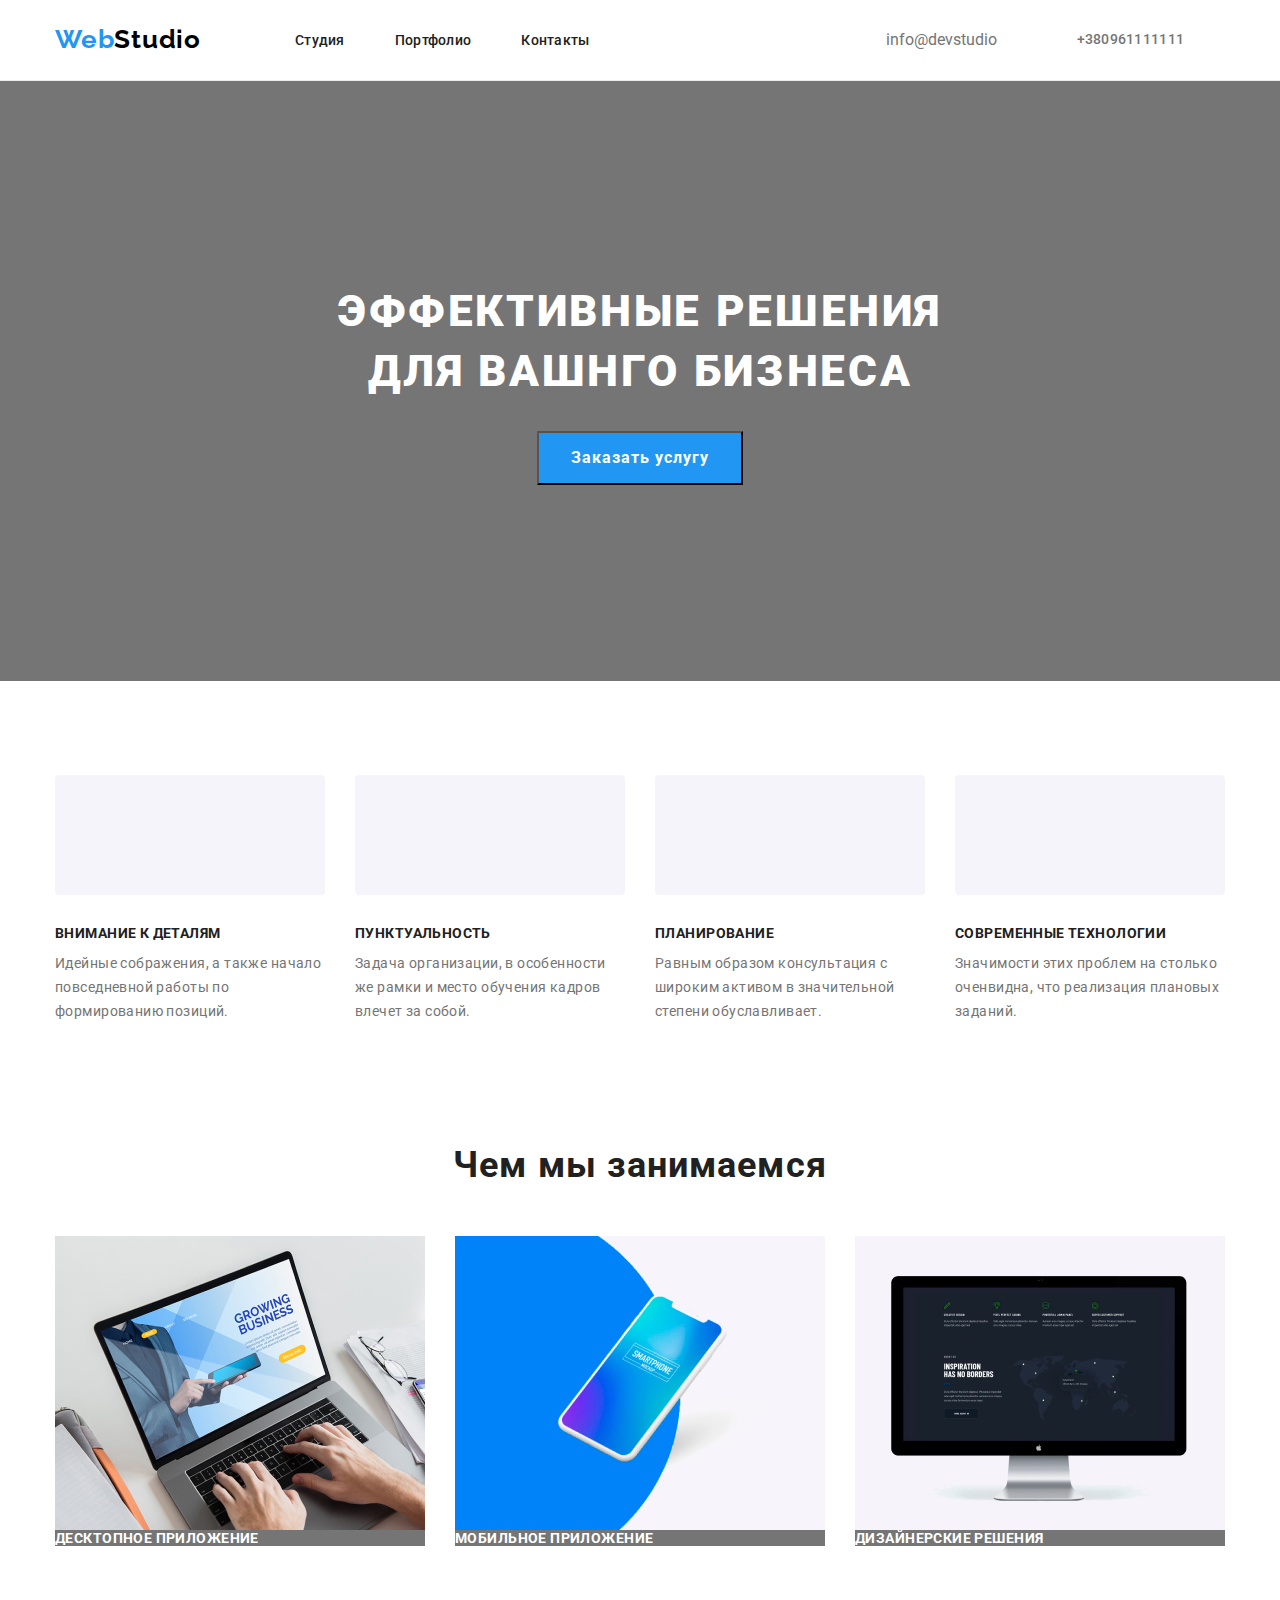
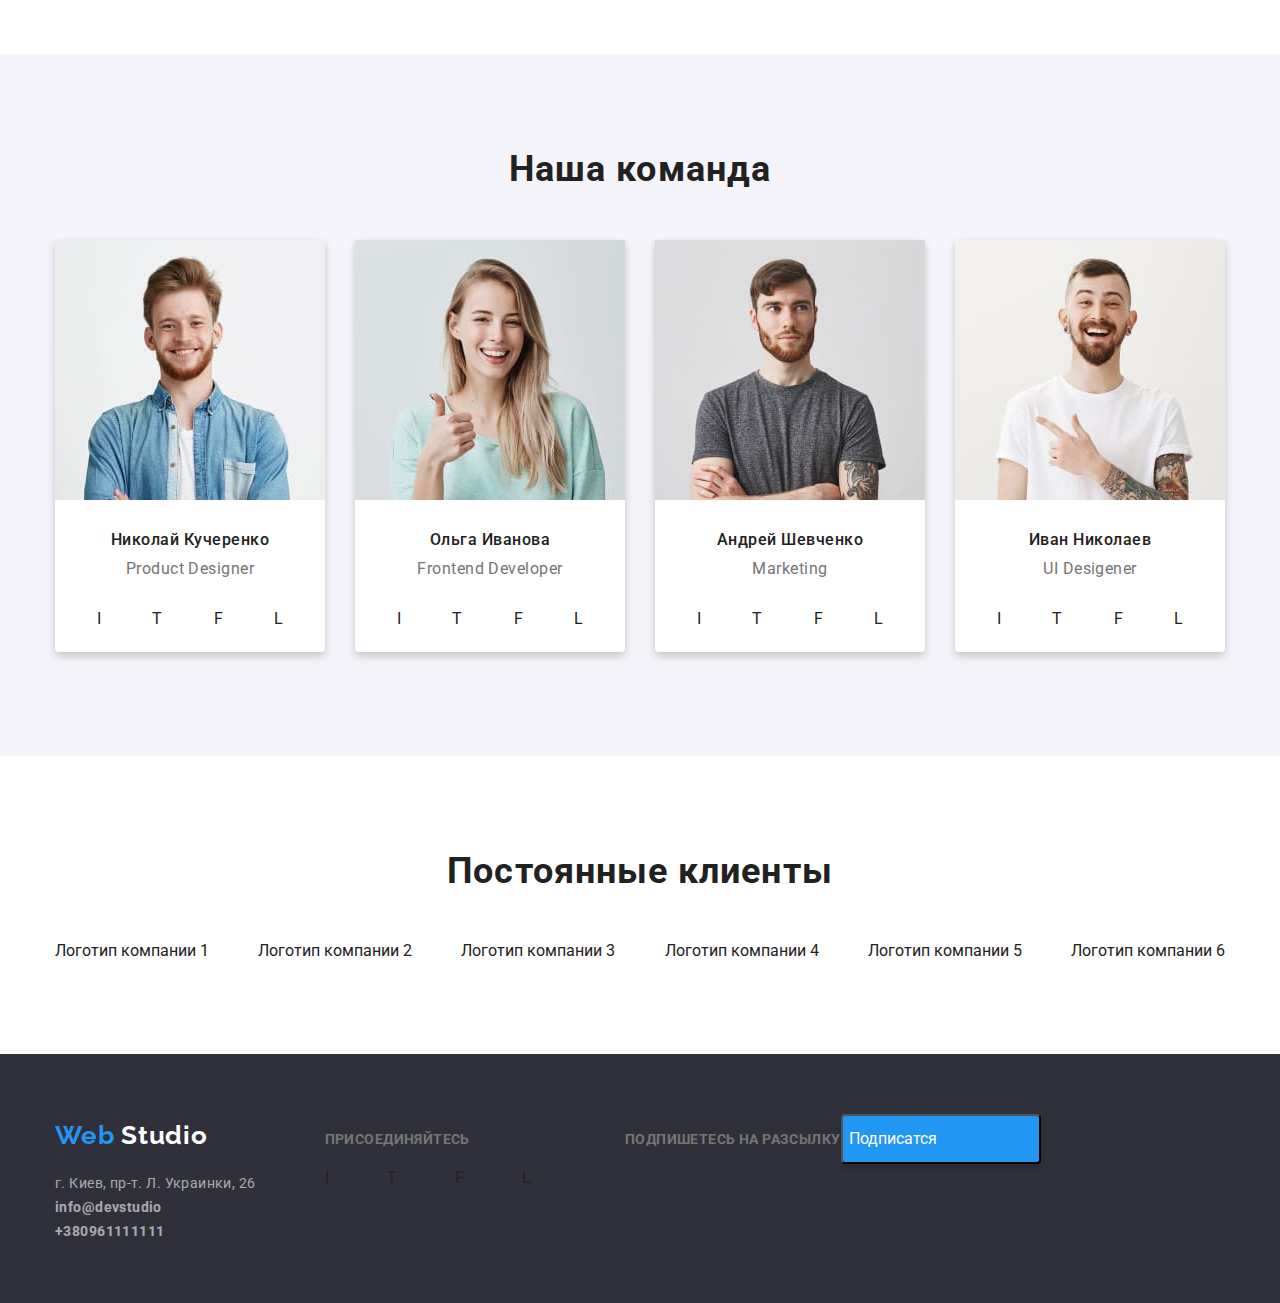
<file: index.html>
<!DOCTYPE html>
<html lang="ru">
  <head>
    <meta charset="UTF-8" />
    <meta name="viewport" content="width=device-width, initial-scale=1.0" />
    <title>Веб студия</title>
    <link
      href="https://fonts.googleapis.com/css2?family=Raleway:wght@700&family=Roboto:wght@400;500;700;900&display=swap"
      rel="stylesheet"
    />
    <link rel="stylesheet" href="./css/normalize.css" />
    <link rel="stylesheet" href="./css/styles.css" />
  </head>

  <body>
    <header class="header">
      <div class="wrap">
        <div class="container">
          <nav class="navigation">
            <a class="logo link" href=""
              ><span class="logo-color">Web</span> Studio</a
            >
            <ul class="navigation-list list">
              <li class="navigation-list-item">
                <a class="navigation-list-link link" href="po">Студия</a>
              </li>
              <li class="navigation-list-item">
                <a class="navigation-list-link link" href="portfolio.html"
                  >Портфолио</a
                >
              </li>
              <li class="navigation-list-item">
                <a class="navigation-list-link link" href="">Контакты</a>
              </li>
            </ul>

            <address class="header-address">
              <ul class="address-list list">
                <li>
                  <a class="header-address-mail link" href="">info@devstudio</a>
                </li>
                <li>
                  <a class="header-address-tel link" href="tel:"
                    >+380961111111</a
                  >
                </li>
              </ul>
            </address>
          </nav>
        </div>
      </div>
    </header>

    <main>
      <!-- HERO секция-->
      <section class="hero">
        <div class="container-hero-title">
          <h1 class="hero-title">
            Эффективные решения <br />для вашнго бизнеса
          </h1>
          <button class="modal-button">Заказать услугу</button>
        </div>
      </section>

      <!--о нас-->
      <section class="container">
        <div class="wrap">
          <ul class="list-about-us list">
            <li class="about-us">
              <div class="container-about-us">
                <img src="./img/Rectangle 3.jpg" width="270" alt="1" />
              </div>
              <h3 class="subject">Внимание к деталям</h3>
              <p class="desc">
                Идейные сображения, а также начало повседневной работы по
                формированию позиций.
              </p>
            </li>
            <li class="about-us">
              <div class="container-about-us">
                <img src="./img/Rectangle 3.jpg" width="270" alt="1" />
              </div>
              <h3 class="subject">Пунктуальность</h3>
              <p class="desc">
                Задача организации, в особенности же рамки и место обучения
                кадров влечет за собой.
              </p>
            </li>
            <li class="about-us">
              <div class="container-about-us">
                <img src="./img/Rectangle 3.jpg" width="270" alt="1" />
              </div>
              <h3 class="subject">Планирование</h3>
              <p class="desc">
                Равным образом консультация с широким активом в значительной
                степени обуславливает.
              </p>
            </li>
            <li class="about-us">
              <div class="container-about-us">
                <img src="./img/Rectangle 3.jpg" width="270" alt="1" />
              </div>
              <h3 class="subject">Современные технологии</h3>
              <p class="desc">
                Значимости этих проблем на столько оченвидна, что реализация
                плановых заданий.
              </p>
            </li>
          </ul>
        </div>
      </section>

      <!--Чем мы занимаемся-->

      <section class="ouer-work">
        <div class="wrap">
          <h2 class="title">Чем мы занимаемся</h2>
          <ul class="list-ouer-work list">
            <li>
              <img src="./img/img1.jpg" width="370" alt="Ноутбук" />
              <h3 class="subtitle">Десктопное приложение</h3>
            </li>
            <li>
              <img src="./img/img2.jpg" width="370" alt="Мобильный телефон" />
              <h3 class="subtitle">Мобильное приложение</h3>
            </li>
            <li>
              <img src="./img/img3.jpg" width="370" alt="Монитор" />
              <h3 class="subtitle">Дизайнерские решения</h3>
            </li>
          </ul>
        </div>
      </section>

      <!--Наша команда-->
      <section class="tiam">
        <div class="wrap">
          <h2 class="title">Наша команда</h2>

          <ul class="list-tiam list">
            <li class="team-list-item list">
              <img
                src="./img/nk.jpg"
                width="270"
                height="260"
                alt="Фото Николай Кучеренко"
              />
              <h3 class="title-name">Николай Кучеренко</h3>
              <p class="title-name-pozition">Product Designer</p>
              <ul class="list-social-link list">
                <li class="social-list-item">
                  <a
                    class="social-link-item-link link"
                    href=""
                    aria-label="instagram icon"
                    >I</a
                  >
                </li>
                <li class="social-list-item">
                  <a
                    class="social-link-item-link link"
                    href=""
                    aria-label="twitter icon"
                    >T</a
                  >
                </li>
                <li class="social-list-item">
                  <a
                    class="social-link-item-link link"
                    href=""
                    aria-label="faecbook icon"
                    >F</a
                  >
                </li>
                <li class="social-list-item">
                  <a
                    class="social-link-item-link link"
                    href=""
                    aria-label="linkedin icon"
                    >L</a
                  >
                </li>
              </ul>
            </li>
            <li class="team-list-item list">
              <img
                src="./img/oi.jpg"
                width="270"
                height="260"
                alt="Фото Ольга Иванова"
              />
              <h3 class="title-name">Ольга Иванова</h3>
              <p class="title-name-pozition">Frontend Developer</p>
              <ul class="list-social-link list">
                <li class="social-list-item">
                  <a
                    class="social-link-item-link link"
                    href=""
                    aria-label="instagram icon"
                    >I</a
                  >
                </li>
                <li class="social-list-item">
                  <a
                    class="social-link-item-link link"
                    href=""
                    aria-label="twitter icon"
                    >T</a
                  >
                </li>
                <li class="social-list-item">
                  <a
                    class="social-link-item-link link"
                    href=""
                    aria-label="faecbook icon"
                    >F</a
                  >
                </li>
                <li class="social-list-item">
                  <a
                    class="social-link-item-link link"
                    href=""
                    aria-label="linkedin icon"
                    >L</a
                  >
                </li>
              </ul>
            </li>
            <li class="team-list-item list">
              <img
                src="./img/ash.jpg"
                width="270"
                height="260"
                alt="Фото Андрей Шевченко"
              />
              <h3 class="title-name">Андрей Шевченко</h3>
              <p class="title-name-pozition">Marketing</p>
              <ul class="list-social-link list">
                <li class="social-list-item">
                  <a
                    class="social-link-item-link link"
                    href=""
                    aria-label="Instagram icon"
                    >I</a
                  >
                </li>
                <li class="social-list-item">
                  <a
                    class="social-link-item-link link"
                    href=""
                    aria-label="twitter icon"
                    >T</a
                  >
                </li>
                <li class="social-list-item">
                  <a
                    class="social-link-item-link link"
                    href=""
                    aria-label="faecbook icon"
                    >F</a
                  >
                </li>
                <li class="social-list-item">
                  <a
                    class="social-link-item-link link"
                    href=""
                    aria-label="linkedin icon"
                    >L</a
                  >
                </li>
              </ul>
            </li>
            <li class="team-list-item list">
              <img
                src="./img/in.jpg"
                width="270"
                height="260"
                alt="Фото Иван Николаев"
              />
              <h3 class="title-name">Иван Николаев</h3>
              <p class="title-name-pozition">UI Desigener</p>
              <ul class="list-social-link list">
                <li class="social-list-item">
                  <a
                    class="social-link-item-link link"
                    href=""
                    aria-label="instagram icon"
                    >I</a
                  >
                </li>
                <li class="social-list-item">
                  <a
                    class="social-link-item-link link"
                    href=""
                    aria-label="twitter icon"
                    >T</a
                  >
                </li>
                <li class="social-list-item">
                  <a
                    class="social-link-item-link link"
                    href=""
                    aria-label="faecbook icon"
                    >F</a
                  >
                </li>
                <li class="social-list-item">
                  <a
                    class="social-link-item-link link"
                    href=""
                    aria-label="linkedin icon"
                    >L</a
                  >
                </li>
              </ul>
            </li>
          </ul>
        </div>
      </section>

      <!--Постоянные клиенты-->
      <section class="client">
        <div class="wrap">
          <h2 class="title">Постоянные клиенты</h2>
          <ul class="logo-icon-list list">
            <li>
              <a
                class="logo-icon link"
                href="./img/logo1.svg"
                aria-label="Логотип компинии 1"
                >Логотип компании 1</a
              >
            </li>
            <li>
              <a
                class="logo-icon link"
                href="./img/logo2.svg"
                aria-label="Логотип компинии 2"
                >Логотип компании 2</a
              >
            </li>
            <li>
              <a
                class="logo-icon link"
                href="./img/logo3.svg"
                aria-label="Логотип компинии 3"
                >Логотип компании 3</a
              >
            </li>
            <li>
              <a
                class="logo-icon link"
                href="./img/logo4.svg"
                aria-label="Логотип компинии 4"
                >Логотип компании 4</a
              >
            </li>
            <li>
              <a
                class="logo-icon link"
                href="./img/logo5.svg"
                aria-label="Логотип компинии 5"
                >Логотип компании 5</a
              >
            </li>
            <li>
              <a
                class="logo-icon link"
                href="./img/logo6.svg"
                aria-label="Логотип компинии 6"
                >Логотип компании 6</a
              >
            </li>
          </ul>
        </div>
      </section>
    </main>

    <footer>
      <div class="wrap">
        <div class="container-footer">
          <div class="logo-address">
            <a class="logo-footer link" href="" lang="en">
              <span class="logo-footer-color">Web</span> Studio</a
            >
            <address class="contacts-address-list">
              <p class="contacts-address">г. Киев, пр-т. Л. Украинки, 26</p>
              <ul class="list">
                <li>
                  <a class="footer-address-mail link" href="">info@devstudio</a>
                </li>
                <li>
                  <a class="footer-address-tel link" href="tel:"
                    >+380961111111</a
                  >
                </li>
              </ul>
            </address>
          </div>

          <div class="con">
            <b class="attach">Присоединяйтесь</b>
            <div class="attach-list">
              <ul class="attach-list-social-link list">
                <li>
                  <a
                    class="social-link-item-link link"
                    href=""
                    aria-label="instagram icon"
                  >
                    I
                  </a>
                </li>
                <li>
                  <a
                    class="social-link-item-link link"
                    href=""
                    aria-label="twitter icon"
                    >T</a
                  >
                </li>
                <li>
                  <a
                    class="social-link-item-link link"
                    href=""
                    aria-label="faecbook icon"
                    >F
                  </a>
                </li>
                <li>
                  <a
                    class="social-link-item-link link"
                    href=""
                    aria-label="linkedin icon"
                    >L</a
                  >
                </li>
              </ul>
            </div>
          </div>

          <div class="subscribe-modal-button-footer">
            <b class="subscribe">Подпишетесь на разсылку</b>
            <button class="modal-button-footer">Подписатся</button>
          </div>
        </div>
      </div>
    </footer>
  </body>
</html>
</file>
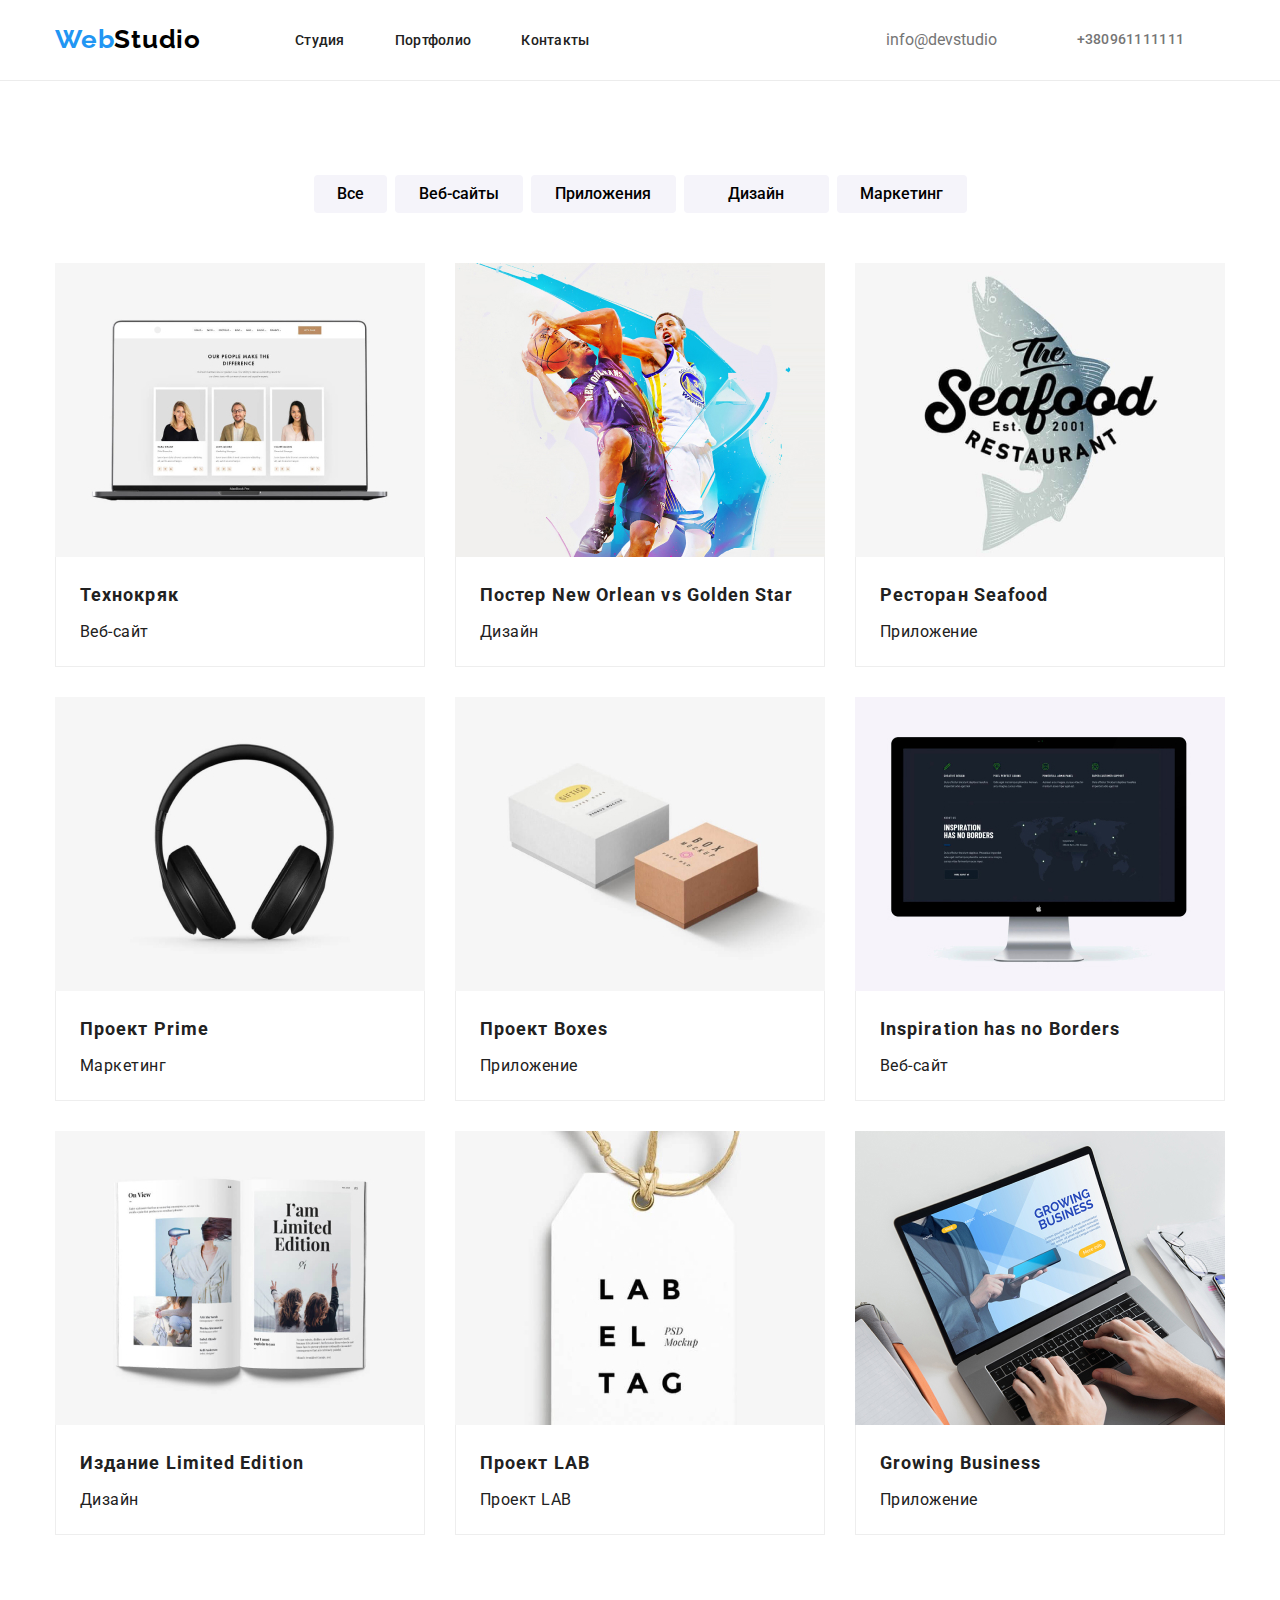
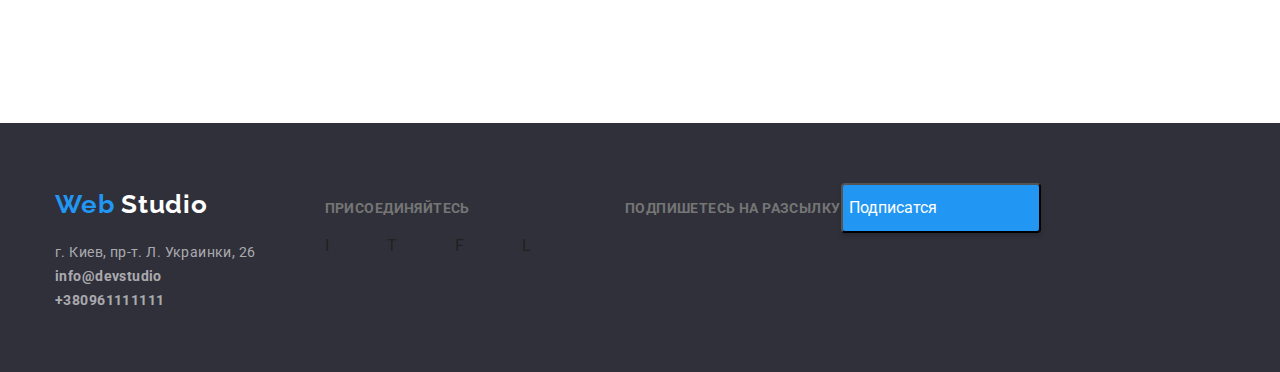
<file: portfolio.html>
<!DOCTYPE html>
<html lang="ru">
  <head>
    <meta charset="UTF-8" />
    <meta name="viewport" content="width=device-width, initial-scale=1.0" />
    <title>Веб студия</title>
    <link
      href="https://fonts.googleapis.com/css2?family=Raleway:wght@700&family=Roboto:wght@400;500;700;900&display=swap"
      rel="stylesheet"
    />
    <link rel="stylesheet" href="./css/normalize.css" />
    <link rel="stylesheet" href="./css/styles.css" />
  </head>

  <body>
    <header class="header-portfolio">
      <div class="wrap">
        <div class="container">
          <nav class="navigation">
            <a class="logo link" href=""
              ><span class="logo-color">Web</span> Studio</a
            >
            <ul class="navigation-list list">
              <li class="navigation-list-item">
                <a class="navigation-list-link link" href="po">Студия</a>
              </li>
              <li class="navigation-list-item">
                <a class="navigation-list-link link" href="portfolio.html"
                  >Портфолио</a
                >
              </li>
              <li class="navigation-list-item">
                <a class="navigation-list-link link" href="">Контакты</a>
              </li>
            </ul>

            <address class="header-address">
              <ul class="address-list list">
                <li>
                  <a class="header-address-mail link" href="">info@devstudio</a>
                </li>
                <li>
                  <a class="header-address-tel link" href="tel:"
                    >+380961111111</a
                  >
                </li>
              </ul>
            </address>
          </nav>
        </div>
      </div>
    </header>

    <main>
      <h1 hidden>Галерея работ</h1>

      <!--Портфолио-->
      <section>
        <div class="wrap">
          <ul class="button-list list">
            <li class="container-button-list">
              <button type="button" class="button-all">Все</button>
            </li>
            <li class="container-button-list">
              <button type="button" class="button-websait">Веб-сайты</button>
            </li>
            <li class="container-button-list">
              <button type="button" class="button-application">
                Приложения
              </button>
            </li>
            <li class="container-button-list">
              <button type="button" class="button-design">Дизайн</button>
            </li>
            <li class="container-button-list">
              <button type="button" class="button-marketing">
                Маркетинг
              </button>
            </li>
          </ul>
          <div class="project">
            <ul class="gallery-projekt-list list">
              <li class="flex-element">
                <a class="projct link" href="" aria-label="Проэкт 1">
                  <img src="./img/project1.jpg" width="370" alt="Проэкт 1" />
                  <div class="list-project">
                    <h2 class="title-project">Технокряк</h2>
                    <p class="subject-project">Веб-сайт</p>
                    <p class="desc-project" hidden>
                      Технокряк это современная площадка распространения
                      коронавируса. Компании используют эту платформу для
                      цифрового шпионажа и атак на защищённые сервера
                      конкурентов
                    </p>
                  </div>
                </a>
              </li>
              <li class="flex-element">
                <a class="projct link" href="" aria-label="Проэкт 2">
                  <img
                    src="./img/project2.jpg"
                    width="370"
                    height="294"
                    alt=""
                  />
                  <div class="list-project">
                    <h2 class="title-project">
                      Постер New Orlean vs Golden Star
                    </h2>
                    <p class="subject-project">Дизайн</p>
                  </div>
                </a>
              </li>
              <li class="flex-element">
                <a class="projct link" href="" aria-label="Проэкт 3">
                  <img
                    src="./img/project3.jpg"
                    width="370"
                    height="294"
                    alt=""
                  />
                  <div class="list-project">
                    <h2 class="title-project">Ресторан Seafood</h2>
                    <p class="subject-project">Приложение</p>
                  </div>
                </a>
              </li>
              <li class="flex-element">
                <a class="projct link" href="" aria-label="Проэкт 4">
                  <img
                    src="./img/project4.jpg"
                    width="370"
                    height="294"
                    alt=""
                  />
                  <div class="list-project">
                    <h2 class="title-project">Проект Prime</h2>
                    <p class="subject-project">Маркетинг</p>
                  </div>
                </a>
              </li>
              <li class="flex-element">
                <a class="projct link" href="" aria-label="Проэкт 5">
                  <img
                    src="./img/project5.jpg"
                    width="370"
                    height="294"
                    alt=""
                  />
                  <div class="list-project">
                    <h2 class="title-project">Проект Boxes</h2>
                    <p class="subject-project">Приложение</p>
                  </div>
                </a>
              </li>
              <li class="flex-element">
                <a class="projct link" href="" aria-label="Проэкт 6">
                  <img
                    src="./img/project6.jpg"
                    width="370"
                    height="294"
                    alt=""
                  />
                  <div class="list-project">
                    <h2 class="title-project">Inspiration has no Borders</h2>
                    <p class="subject-project">Веб-сайт</p>
                  </div>
                </a>
              </li>
              <li class="flex-element">
                <a class="projct link" href="" aria-label="Проэкт 7">
                  <img
                    src="./img/project7.jpg"
                    width="370"
                    height="294"
                    alt=""
                  />
                  <div class="list-project">
                    <h2 class="title-project">Издание Limited Edition</h2>
                    <p class="subject-project">Дизайн</p>
                  </div>
                </a>
              </li>
              <li class="flex-element">
                <a class="projct link" href="" aria-label="Проэкт 8">
                  <img
                    src="./img/project8.jpg"
                    width="370"
                    height="294"
                    alt=""
                  />
                  <div class="list-project">
                    <h2 class="title-project">Проект LAB</h2>
                    <p class="subject-project">Проект LAB</p>
                  </div>
                </a>
              </li>
              <li class="flex-element">
                <a class="projct link" href="" aria-label="Проэкт 9">
                  <img
                    src="./img/project9.jpg"
                    width="370"
                    height="294"
                    alt=""
                  />
                  <div class="list-project">
                    <h2 class="title-project">Growing Business</h2>
                    <p class="subject-project">Приложение</p>
                  </div>
                </a>
              </li>
            </ul>
          </div>
        </div>
      </section>
    </main>
    <footer>
      <div class="wrap">
        <div class="container-footer">
          <div class="logo-address">
            <a class="logo-footer link" href="" lang="en">
              <span class="logo-footer-color">Web</span> Studio</a
            >
            <address class="contacts-address-list">
              <p class="contacts-address">г. Киев, пр-т. Л. Украинки, 26</p>
              <ul class="list">
                <li>
                  <a class="footer-address-mail link" href="">info@devstudio</a>
                </li>
                <li>
                  <a class="footer-address-tel link" href="tel:"
                    >+380961111111</a
                  >
                </li>
              </ul>
            </address>
          </div>

          <div class="con">
            <b class="attach">Присоединяйтесь</b>
            <div class="attach-list">
              <ul class="attach-list-social-link list">
                <li>
                  <a
                    class="social-link-item-link link"
                    href=""
                    aria-label="instagram icon"
                  >
                    I
                  </a>
                </li>
                <li>
                  <a
                    class="social-link-item-link link"
                    href=""
                    aria-label="twitter icon"
                    >T</a
                  >
                </li>
                <li>
                  <a
                    class="social-link-item-link link"
                    href=""
                    aria-label="faecbook icon"
                    >F
                  </a>
                </li>
                <li>
                  <a
                    class="social-link-item-link link"
                    href=""
                    aria-label="linkedin icon"
                    >L</a
                  >
                </li>
              </ul>
            </div>
          </div>

          <div class="subscribe-modal-button-footer">
            <b class="subscribe">Подпишетесь на разсылку</b>
            <button class="modal-button-footer">Подписатся</button>
          </div>
        </div>
      </div>
    </footer>
  </body>
</html>
</file>
<file: css/styles.css>
html {
  box-sizing: border-box;
}

*,
*::before,
*::after {
  box-sizing: inherit;
}

:root {
  --main-font: 'Roboto', sans-serif;
  --secondary-font: 'Raleway', sans-serif;
  --taitel-dark-color: #ffffff;
  --taitel-light-color: #212121;
  --text-dark-color: #ffffff;
  --text-light-color: #757575;
  --accent-color: #2196f3;
}

body {
  margin: 0;
  font-family: var(--main-font);
  font-style: normal;
}

.list {
  list-style: none;
  padding: 0;
  margin: 0;
}

.link {
  text-decoration: none;
  display: block;
}

a {
  color: #212121;
}

img {
  display: block;
}

.wrap {
  width: 1200px;
  padding-left: 15px;
  padding-right: 15px;
  margin: 0 auto;
}

.wrap h2 {
  text-align: center;
}

.logo {
  display: flex;
  font-family: var(--secondary-font);
  font-weight: bold;
  font-size: 26px;
  line-height: 31px;
  letter-spacing: 0.03em;
  color: #000000;
  padding-top: 24px;
  padding-bottom: 25px;
  margin-right: 94px;
}

.logo-color {
  font-family: var(--secondary-font);
  font-weight: bold;
  font-size: 26px;
  line-height: 31px;
  letter-spacing: 0.03em;
  color: #2196f3;
}

.navigation-list {
  display: flex;
  font-style: normal;
  font-weight: 500;
  font-size: 14px;
  line-height: 16px;
  letter-spacing: 0.02em;
  margin-right: 296px;
}

.address-list {
  display: flex;
}

nav {
  display: flex;
  align-items: center;
}

.navigation-list-link {
  padding-top: 32px;
  padding-bottom: 32px;
}

.navigation-list-link:hover,
.navigation-list-link:focus {
  color: var(--accent-color);
}

.navigation-list-item:not(:last-child) {
  margin-right: 50px;
}

address {
  font-style: normal;
  /*margin: auto;*/
}

.header-container {
  width: 1200px;
  padding-left: 15px;
  padding-right: 15px;
  margin-left: auto;
  margin-right: auto;
}

.header-address .address-list {
  margin-right: 40px;
}

.header-address-mail {
  width: 161px;
  left: 1052px;
  top: 32px;
  color: #757575;
  margin-right: 30px;
}

.header-address-tel {
  font-style: normal;
  font-weight: 500;
  font-size: 14px;
  line-height: 16px;
  letter-spacing: 0.02em;
  color: #757575;
}

.header-address-mail:hover,
.header-address-mail:focus {
  color: var(--accent-color);
}

.header-address-tel:hover,
.header-address-tel:focus {
  color: var(--accent-color);
}

.header {
  border-bottom: 1px solid #ececec;
}

.header-portfolio {
  border-bottom: 1px solid #ececec;
}

/*HERO секция*/

.hero {
  width: 100%;
  height: 600px;
  padding-top: 200px;
  padding-bottom: 200px;
  text-align: center;
  background-color: #757575;
  /* background-image: url(../img/project2.jpg);
  background-repeat: no-repeat;
  background-size: 100%;*/
}

.hero-title {
  font-weight: 900;
  font-size: 44px;
  line-height: 60px;
  letter-spacing: 0.06em;
  text-transform: uppercase;
  color: #ffffff;
  margin-top: 0;
  margin-bottom: 30px;
}

.modal-button {
  font-weight: bold;
  font-size: 16px;
  line-height: 30px;
  letter-spacing: 0.06em;
  /* position: absolute; */
  color: #ffffff;
  background-color: #2196f3;
  margin-top: 0;
  padding: 10px 32px;
}

.container-hero-button {
  display: block;
  margin-right: auto;
  margin-left: auto;
  width: auto;
  height: auto;
}

.modal-button:hover,
.modal-button:focus {
  color: #ffffff;
}

/*о нас*/

.list-about-us {
  display: flex;
  justify-content: center;
  padding-top: 94px;
  padding-bottom: 47px;
}

.container-about-us {
  width: 270px;
  height: 120px;
  text-align: center;
  background-color: #f5f4fa;
}

.container-about-us {
  margin-bottom: 30px;
}

.about-us:not(:last-child) {
  margin-right: 30px;
}

.subject {
  font-weight: bold;
  font-size: 14px;
  line-height: 16px;
  letter-spacing: 0.03em;
  text-transform: uppercase;
  color: #212121;
  margin-top: 0;
  margin-bottom: 10px;
}

.desc {
  font-weight: normal;
  font-size: 14px;
  line-height: 24px;
  letter-spacing: 0.03em;
  color: #757575;
  margin-top: 0;
  margin-bottom: 0;
}

/*Чем мы занимаемся*/

.title {
  font-weight: 700;
  font-size: 36px;
  line-height: 42px;
  letter-spacing: 0.03em;
  color: #212121;
  margin: 0;
  margin-bottom: 50px;
}

.subtitle {
  font-weight: bold;
  font-size: 14px;
  line-height: 16px;
  letter-spacing: 0.03em;
  text-transform: uppercase;
  color: #ffffff;
  margin-top: 0;
  background-color: #757575;
}

.list-ouer-work {
  display: flex;
  justify-content: center;
  align-items: center;
}

.list-ouer-work li:not(:last-child) {
  margin-right: 30px;
}

.ouer-work {
  padding-top: 74px;
  padding-bottom: 94px;
}

/*Наша команда*/

.title-name {
  font-weight: 500;
  font-size: 16px;
  line-height: 19px;
  letter-spacing: 0.03em;
  text-align: center;
  color: #212121;
  margin-top: 0;
  margin-bottom: 10px;
}

.title-name-pozition {
  font-weight: normal;
  font-size: 16px;
  line-height: 19px;
  letter-spacing: 0.03em;
  text-align: center;
  color: #757575;
  margin-top: 0;
  margin-bottom: 16px;
}

.social-link-item-link:hover,
.social-link-item-link:focus {
  color: var(--accent-color);
}

.list-tiam {
  display: flex;
  justify-content: space-between;
}

.list-social-link {
  display: flex;
  align-items: center;
  justify-content: space-evenly;
  padding-top: 16px;
  padding-bottom: 24px;
}

.list-tiam:not(:last-child) .team-list-item:not(:last-child) {
  margin-right: 30px;
}

.tiam {
  width: 100%;
  height: 702px;
  background-color: #f5f4fa;
  padding-top: 94px;
  padding-bottom: 94px;
}

.team-list-item {
  box-shadow: 0 4px 8px 0 rgba(0, 0, 0, 0.2);
  border-radius: 0px 0px 4px 4px;
  background: #ffffff;
}

.team-list-item img {
  margin-bottom: 30px;
}

.social-list-item:not(:last-child) {
  margin-right: 10px;
}

/*Постоянные клиент*/

.client {
  padding-top: 94px;
  padding-bottom: 94px;
}

.logo-icon-list {
  display: flex;
  align-items: center;
  justify-content: space-between;
}

.logo-icon-list li:not(:last-child) {
  margin-right: 30px;
}

/*Футер*/

footer {
  background-color: #2f303a;
  color: var(--text-light-color);
  padding-top: 60px;
  padding-bottom: 60px;
}

.container-footer {
  display: flex;
  justify-content: left;
  align-items: baseline;
}

.logo-footer {
  font-family: var(--secondary-font);
  font-weight: bold;
  font-size: 26px;
  line-height: 31px;
  letter-spacing: 0.03em;
  color: #ffffff;
  margin-bottom: 20px;
}

.logo-footer-color {
  font-family: var(--secondary-font);
  font-weight: bold;
  font-size: 26px;
  line-height: 31px;
  letter-spacing: 0.03em;
  color: #2196f3;
}

.logo-address {
  margin-right: 69px;
}

.footer-address-mail,
.footer-address-tel,
.contacts-address {
  font-weight: 700;
  font-size: 14px;
  line-height: 24px;
  letter-spacing: 0.03em;
  color: rgba(255, 255, 255, 0.6);
}

.contacts-address {
  font-weight: normal;
  font-size: 14px;
  line-height: 24px;
  letter-spacing: 0.03em;
  /*color: #ffffff;*/
  margin-top: 0;
  margin-bottom: 0;
}

.attach-list-social-link {
  display: flex;
  justify-content: space-between;
  width: 206px;
  height: 44px;
  margin-top: 20px;
}

.attach-list-social-link li a {
  border-bottom: none;
}

.conteiner-footer {
  display: flex;
}

.attach,
.subscribe {
  font-weight: 700;
  font-size: 14px;
  line-height: 16px;
  letter-spacing: 0.03em;
  text-transform: uppercase;
  /*color: #ffffff;*/
}

.attach {
  margin-right: 155px;
}

.subscribe-modal-button-footer {
  display: flex;
  align-items: center;
}

.modal-button-footer {
  display: flex;
  width: 200px;
  height: 50px;
  left: 1184px;
  top: 1736px;
  color: #ffffff;
  background-color: #2196f3;
  box-shadow: 0px 4px 4px rgba(0, 0, 0, 0.15);
  border-radius: 4px;
  align-items: center;
}

/*Портфолио*/

.project {
  align-items: center;
  padding-top: 25px;
  padding-bottom: 94px;
}

.button-all {
  font-style: normal;
  font-weight: 500;
  font-size: 16px;
  width: 73px;
  height: 38px;
  left: 495px;
  top: 174px;
  background-color: #f5f4fa;
  border-radius: 4px;
  margin-right: 8px;
  border: none;
}

.button-websait {
  font-style: normal;
  font-weight: 500;
  width: 128px;
  height: 38px;
  left: 576px;
  top: 174px;
  background-color: #f5f4fa;
  margin-right: 8px;
  border: none;
  border-radius: 4px;
}

.button-application,
.button-design {
  font-weight: 500;
  width: 145px;
  height: 38px;
  left: 712px;
  top: 174px;
  background-color: #f5f4fa;
  margin-right: 8px;
  border: none;
  border-radius: 4px;
}

.button-marketing {
  font-weight: 500;
  width: 130px;
  height: 38px;
  left: 976px;
  top: 174px;
  background-color: #f5f4fa;
  border: none;
  border-radius: 4px;
}

.button-all:hover,
.button-websait:hover,
.button-application:hover,
.button-design:hover,
.button-marketing:hover,
.button-all:focus,
.button-websait:focus,
.button-application:focus,
.button-design:focus,
.button-marketing:focus {
  background-color: var(--accent-color);
  color: #ffffff;
}

.title-project {
  font-weight: bold;
  font-size: 18px;
  line-height: 36px;
  letter-spacing: 0.06em;
  color: #212121;
  margin-top: 0;
  margin-bottom: 4px;
  /*padding-left: 24px;
  /*padding-right: 24px;*/
  /*padding-top: 20px;*/
}

.flex-element h2 {
  text-align: left;
}

.subject-project {
  font-weight: normal;
  font-size: 16px;
  line-height: 30px;
  letter-spacing: 0.03em;
  margin-top: 0;
  margin-bottom: 0px;
  /*padding-left: 24px;
  padding-right: 24px;
  padding-bottom: 20px;*/
  text-align: left;
}

.button-list {
  display: flex;
  justify-content: center;
  padding-top: 94px;
  padding-bottom: 25px;
}

.container-button-list .button:not(:last-child) {
  margin-right: 8px;
}

.gallery-projekt-list {
  display: flex;
  flex-wrap: wrap;
  padding-bottom: 94px;
}

.list-project {
  padding-top: 20px;
  padding-right: 24px;
  padding-bottom: 19px;
  padding-left: 24px;
  border: 0px;
  border-right: 1px solid #eeeeee;
  border-bottom: 1px solid #eeeeee;
  border-left: 1px solid #eeeeee;
}

.flex-element {
  margin-right: 30px;
  margin-bottom: 30px;
}

.flex-element:nth-child(3n) {
  margin-right: 0;
}

.flex-element:nth-child(1n + 7) {
  margin-bottom: 0;
}
</file>
